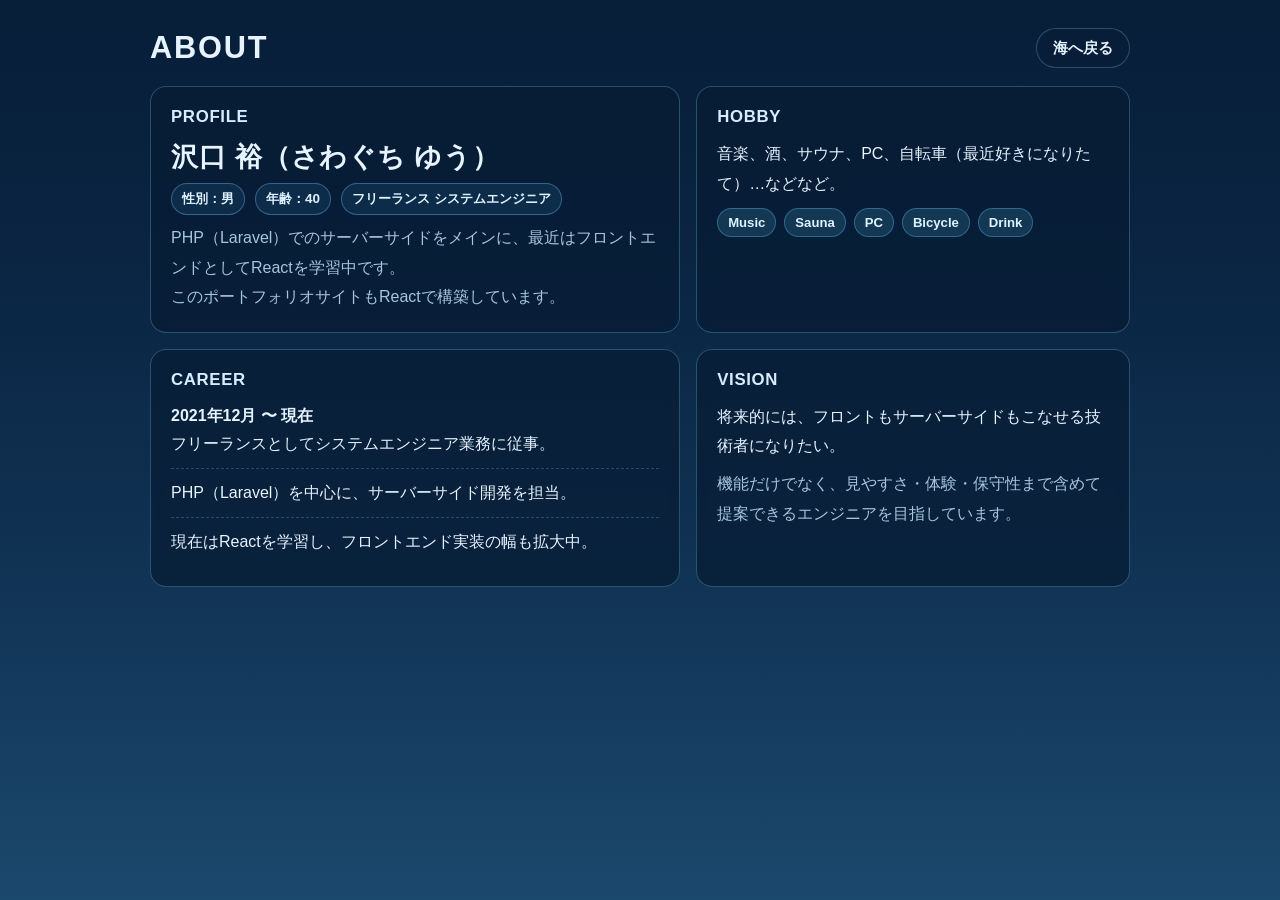
<file: about.html>
<!DOCTYPE html>
<html lang="ja">
<head>
  <meta charset="utf-8" />
  <meta name="viewport" content="width=device-width, initial-scale=1" />
  <title>About | YU_SAWAGUCHI</title>
  <style>
    :root{
      --bg-top:#071e38;
      --bg-mid:#0c2a4a;
      --bg-bottom:#143a5a;
      --card:rgba(8,28,52,.72);
      --line:rgba(120,210,255,.28);
      --text:#e7f3ff;
      --muted:#a8c5de;
      --accent:#5cc9ff;
    }
    *{box-sizing:border-box}
    html,body{
      margin:0;
      min-height:100%;
      height:100%;
      overflow:hidden;
      font-family:"Segoe UI","Hiragino Kaku Gothic ProN","Yu Gothic UI",sans-serif;
      color:var(--text);
    }
    html{
      background: linear-gradient(
        180deg,
        #071e38 0%,
        #0a2442 28%,
        #103253 62%,
        #1b486d 100%
      );
      background-attachment: fixed;
      background-repeat: no-repeat;
    }
    body{
      position:relative;
      min-height:100vh;
      background: transparent;
      opacity:0;
      transition:opacity .45s ease;
    }
    body.ready{opacity:1}
    .wrap{
      width:min(980px,92vw);
      margin:28px auto 0;
    }
    .topbar{
      display:flex;
      justify-content:space-between;
      align-items:center;
      margin-bottom:18px;
    }
    .title{
      margin:0;
      font-size:clamp(1.4rem,2.4vw,2rem);
      letter-spacing:.06em;
    }
    .back{
      border:1px solid var(--line);
      color:var(--text);
      background:rgba(8,28,52,.5);
      border-radius:999px;
      padding:10px 16px;
      min-height:40px;
      display:inline-flex;
      align-items:center;
      justify-content:center;
      line-height:1;
      font-size:.92rem;
      cursor:pointer;
      font-weight:700;
      text-decoration:none;
      transition:.2s ease;
    }
    .back:hover{transform:translateY(-1px);background:rgba(20,58,90,.65)}
    .grid{
      display:grid;
      gap:16px;
      grid-template-columns:1.1fr .9fr;
    }
    .card{
      background:var(--card);
      border:1px solid var(--line);
      border-radius:16px;
      padding:20px;
      backdrop-filter: blur(6px);
    }
    .card h2{
      margin:0 0 12px;
      font-size:1.05rem;
      letter-spacing:.04em;
      color:#d8ecff;
    }
    .name{
      font-size:1.7rem;
      margin:2px 0 8px;
      font-weight:800;
      letter-spacing:.03em;
    }
    .meta{
      display:flex;
      flex-wrap:wrap;
      gap:10px;
      margin-bottom:8px;
    }
    .pill{
      border:1px solid rgba(127,206,255,.35);
      background:rgba(18,57,92,.55);
      color:#dff1ff;
      border-radius:999px;
      padding:6px 10px;
      font-size:.84rem;
      font-weight:700;
    }
    p{
      margin:8px 0 0;
      line-height:1.85;
      color:var(--text);
    }
    .muted{color:var(--muted)}
    .section-title{
      margin:0 0 10px;
      font-size:1rem;
      color:#d5ecff;
      letter-spacing:.05em;
    }
    .timeline{
      margin:8px 0 0;
      padding:0;
      list-style:none;
    }
    .timeline li{
      padding:10px 0;
      border-top:1px dashed rgba(120,210,255,.24);
      line-height:1.75;
    }
    .timeline li:first-child{border-top:0;padding-top:0}
    .tags{
      display:flex;
      flex-wrap:wrap;
      gap:8px;
      margin-top:10px;
    }
    .tag{
      background:rgba(92,201,255,.15);
      border:1px solid rgba(92,201,255,.35);
      color:#dcf4ff;
      font-size:.82rem;
      border-radius:999px;
      padding:6px 10px;
      font-weight:700;
    }
    @media (max-width: 860px){
      .grid{grid-template-columns:1fr}
      .wrap{margin-top:18px}
    }
  </style>
</head>
<body>
  <main class="wrap">
    <div class="topbar">
      <h1 class="title">ABOUT</h1>
      <a href="index.html?scene=underwater" class="back" data-fade-link>海へ戻る</a>
    </div>

    <section class="grid">
      <article class="card">
        <h2>PROFILE</h2>
        <div class="name">沢口 裕（さわぐち ゆう）</div>
        <div class="meta">
          <span class="pill">性別：男</span>
          <span class="pill">年齢：40</span>
          <span class="pill">フリーランス システムエンジニア</span>
        </div>
        <p class="muted">PHP（Laravel）でのサーバーサイドをメインに、最近はフロントエンドとしてReactを学習中です。<br>このポートフォリオサイトもReactで構築しています。</p>
      </article>

      <article class="card">
        <h2>HOBBY</h2>
        <p>音楽、酒、サウナ、PC、自転車（最近好きになりたて）…などなど。</p>
        <div class="tags">
          <span class="tag">Music</span>
          <span class="tag">Sauna</span>
          <span class="tag">PC</span>
          <span class="tag">Bicycle</span>
          <span class="tag">Drink</span>
        </div>
      </article>

      <article class="card">
        <h2>CAREER</h2>
        <ul class="timeline">
          <li><strong>2021年12月 〜 現在</strong><br>フリーランスとしてシステムエンジニア業務に従事。</li>
          <li>PHP（Laravel）を中心に、サーバーサイド開発を担当。</li>
          <li>現在はReactを学習し、フロントエンド実装の幅も拡大中。</li>
        </ul>
      </article>

      <article class="card">
        <h2>VISION</h2>
        <p>将来的には、フロントもサーバーサイドもこなせる技術者になりたい。</p>
        <p class="muted">機能だけでなく、見やすさ・体験・保守性まで含めて提案できるエンジニアを目指しています。</p>
      </article>
    </section>
  </main>

  <script>
    window.addEventListener('DOMContentLoaded',()=>{
      requestAnimationFrame(()=>document.body.classList.add('ready'));
      document.querySelectorAll('[data-fade-link]').forEach(link=>{
        link.addEventListener('click',(e)=>{
          e.preventDefault();
          const href=link.getAttribute('href');
          document.body.classList.remove('ready');
          setTimeout(()=>{ window.location.href=href; },360);
        });
      });
    });
  </script>
</body>
</html>
</file>
